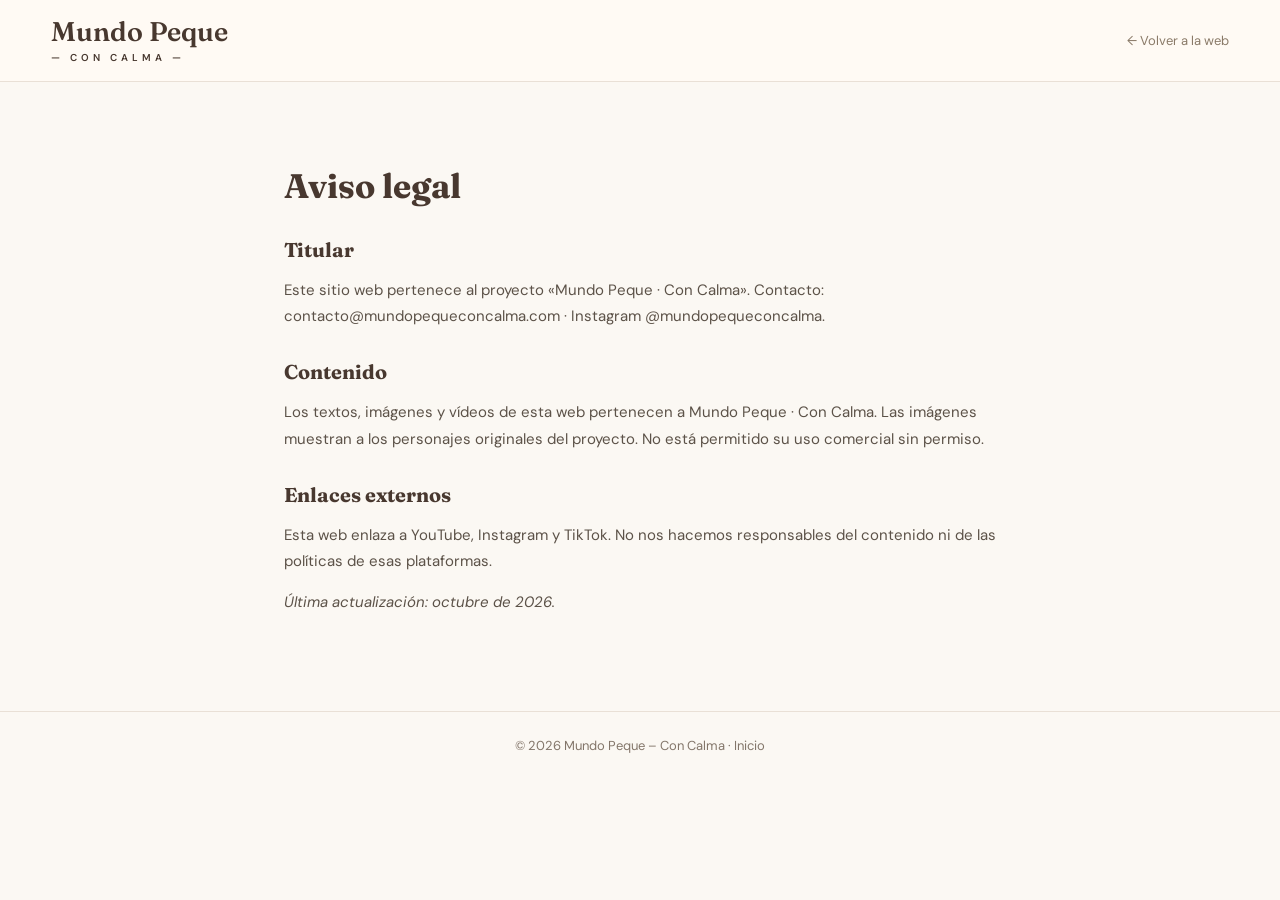
<file: aviso-legal.html>
<!doctype html><html lang="es"><head><meta charset="utf-8"><meta name="viewport" content="width=device-width, initial-scale=1"><title>Aviso legal · Mundo Peque – Con Calma</title><link rel="stylesheet" href="styles.css?v=b7c"></head><body>
<header class="top"><a class="brand" href="index.html"><span>Mundo Peque</span><small>— CON CALMA —</small></a><a class="back-link" href="index.html">← Volver a la web</a></header>
<main class="legal-page">
<h1>Aviso legal</h1>
<h2>Titular</h2>
<p>Este sitio web pertenece al proyecto «Mundo Peque · Con Calma». Contacto: <a href="mailto:contacto@mundopequeconcalma.com">contacto@mundopequeconcalma.com</a> · <a href="https://www.instagram.com/mundopequeconcalma/" target="_blank" rel="noopener">Instagram @mundopequeconcalma</a>.</p>
<h2>Contenido</h2>
<p>Los textos, imágenes y vídeos de esta web pertenecen a Mundo Peque · Con Calma. Las imágenes muestran a los personajes originales del proyecto. No está permitido su uso comercial sin permiso.</p>
<h2>Enlaces externos</h2>
<p>Esta web enlaza a YouTube, Instagram y TikTok. No nos hacemos responsables del contenido ni de las políticas de esas plataformas.</p>
<p><em>Última actualización: octubre de 2026.</em></p>
</main>
<footer>© <span id="year"></span> Mundo Peque – Con Calma · <a href="index.html">Inicio</a></footer>
<script>document.getElementById('year').textContent = new Date().getFullYear();</script>
</body></html>
</file>
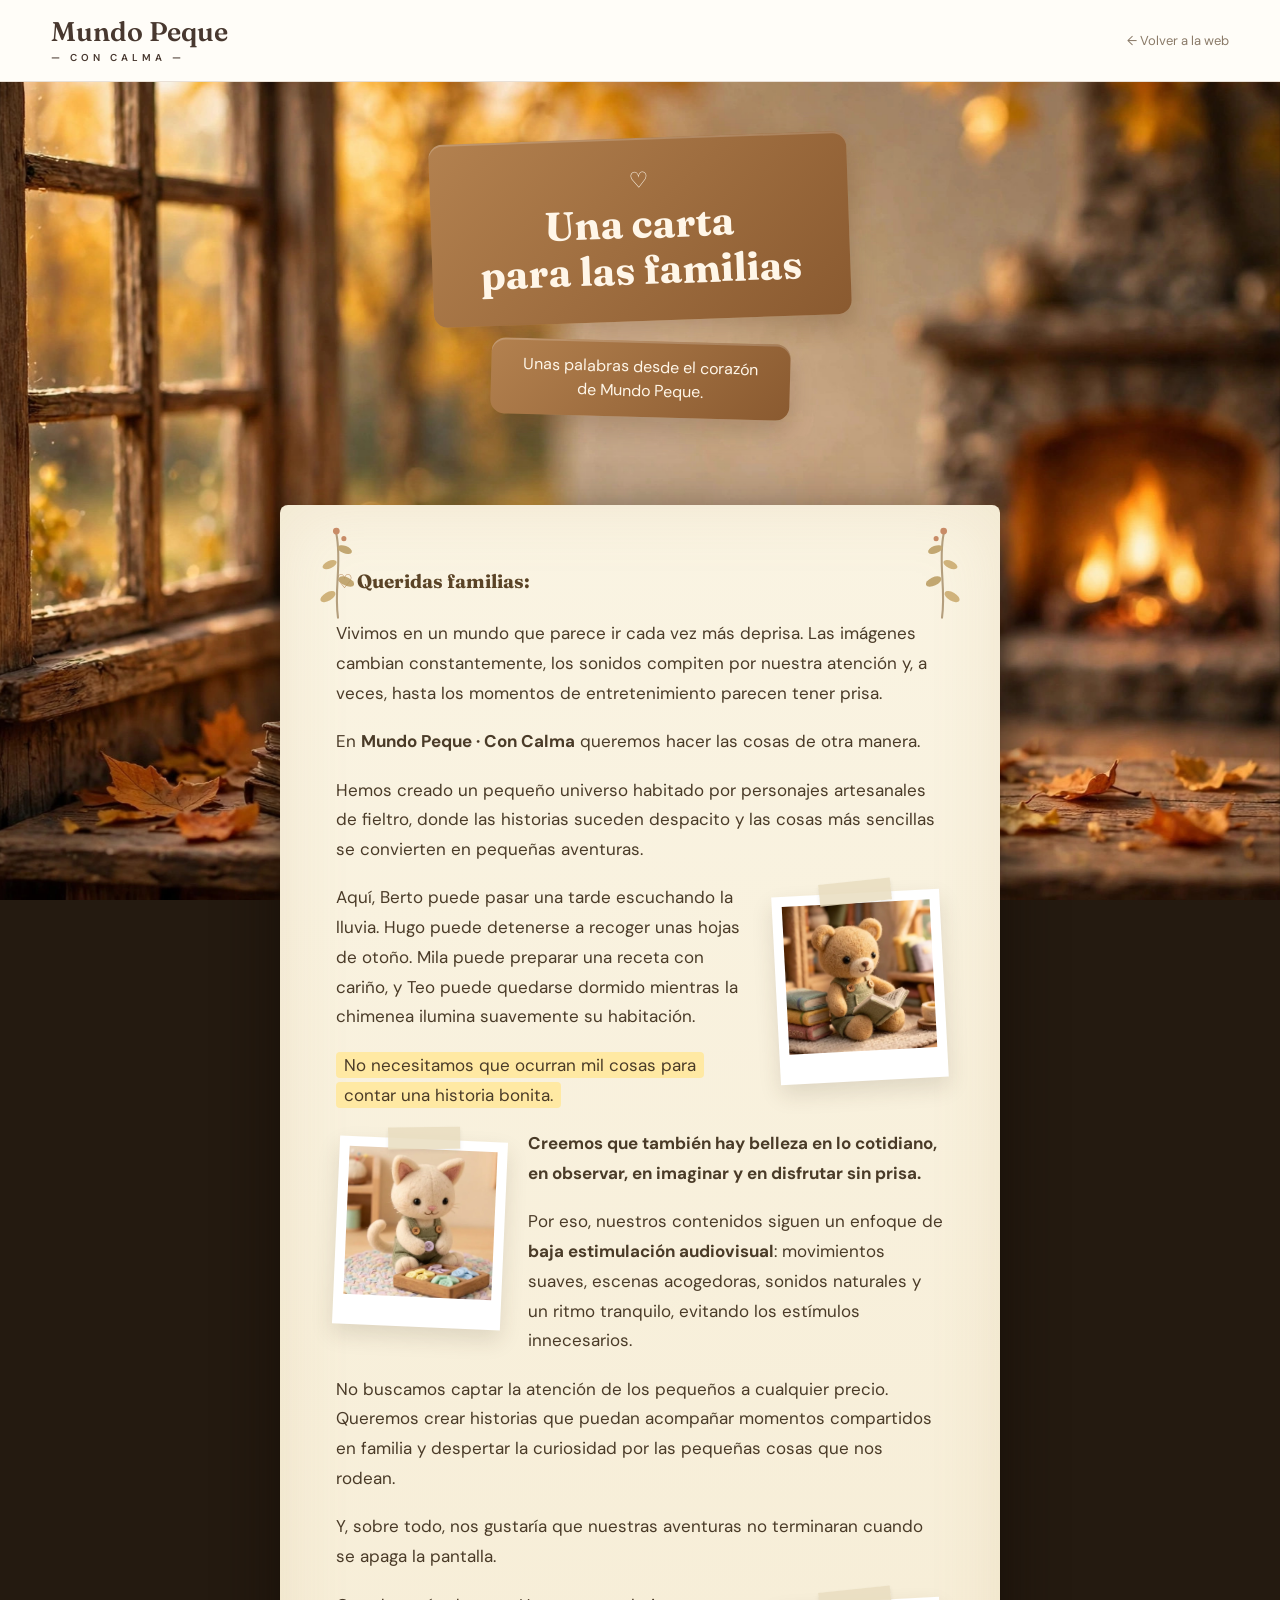
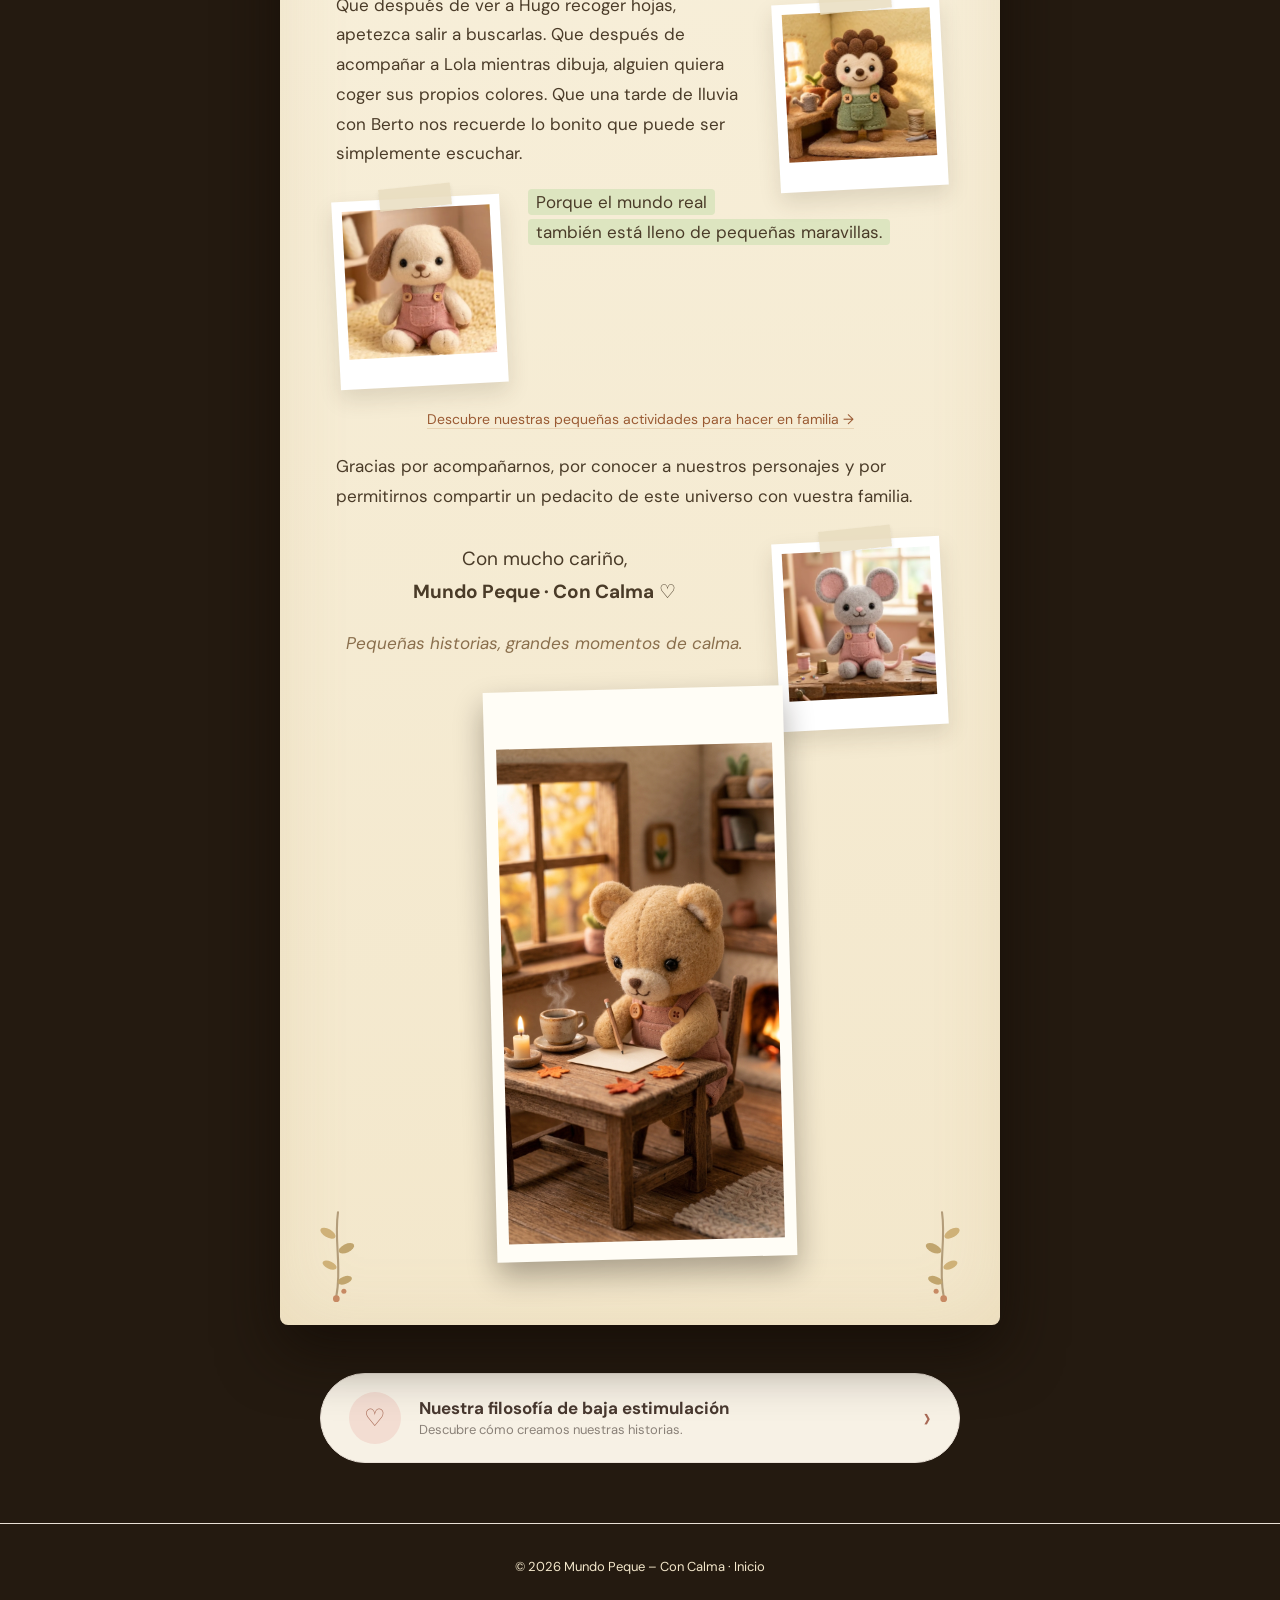
<file: carta.html>
<!doctype html><html lang="es"><head><meta charset="utf-8"><meta name="viewport" content="width=device-width, initial-scale=1"><title>Una carta para las familias · Mundo Peque – Con Calma</title><meta property="og:type" content="website">
<meta property="og:locale" content="es_ES">
<meta property="og:site_name" content="Mundo Peque · Con Calma">
<meta property="og:title" content="Una carta para las familias · Mundo Peque — Con Calma">
<meta property="og:description" content="Unas palabras desde el corazón de Mundo Peque para las familias.">
<meta property="og:url" content="https://mundopequeconcalma.com/carta">
<meta property="og:image" content="https://mundopequeconcalma.com/assets/banner.jpg">
<meta name="twitter:card" content="summary_large_image">
<link rel="stylesheet" href="styles.css?v=b7c"></head><body class="carta-page">
<div class="carta-bg" aria-hidden="true"></div>
<header class="top carta-top"><a class="brand" href="index.html"><span>Mundo Peque</span><small>— CON CALMA —</small></a><a class="back-link" href="index.html">← Volver a la web</a></header>
<div class="carta-hero">
<div class="wood-sign"><span class="wood-heart">♡</span><h1>Una carta<br>para las familias</h1></div><br>
<div class="wood-sign small"><p>Unas palabras desde el corazón<br>de Mundo Peque.</p></div>
</div>
<main class="carta-main-single"><article class="letter-paper">
<svg class="sprig tl" viewBox="0 0 100 120" aria-hidden="true"><path d="M50 115 C 45 80, 55 50, 48 15" stroke="#a8906c" stroke-width="2.5" fill="none" stroke-linecap="round"/><ellipse cx="38" cy="90" rx="10" ry="5" fill="#c9a86a" transform="rotate(-30 38 90)"/><ellipse cx="60" cy="72" rx="10" ry="5" fill="#b99a5e" transform="rotate(25 60 72)"/><ellipse cx="40" cy="52" rx="9" ry="4.5" fill="#c9a86a" transform="rotate(-25 40 52)"/><ellipse cx="58" cy="34" rx="9" ry="4.5" fill="#b99a5e" transform="rotate(20 58 34)"/><circle cx="48" cy="12" r="4" fill="#c07a52"/><circle cx="57" cy="21" r="3" fill="#c07a52"/></svg>
<svg class="sprig tr" viewBox="0 0 100 120" aria-hidden="true"><path d="M50 115 C 45 80, 55 50, 48 15" stroke="#a8906c" stroke-width="2.5" fill="none" stroke-linecap="round"/><ellipse cx="38" cy="90" rx="10" ry="5" fill="#c9a86a" transform="rotate(-30 38 90)"/><ellipse cx="60" cy="72" rx="10" ry="5" fill="#b99a5e" transform="rotate(25 60 72)"/><ellipse cx="40" cy="52" rx="9" ry="4.5" fill="#c9a86a" transform="rotate(-25 40 52)"/><ellipse cx="58" cy="34" rx="9" ry="4.5" fill="#b99a5e" transform="rotate(20 58 34)"/><circle cx="48" cy="12" r="4" fill="#c07a52"/><circle cx="57" cy="21" r="3" fill="#c07a52"/></svg>
<svg class="sprig bl" viewBox="0 0 100 120" aria-hidden="true"><path d="M50 115 C 45 80, 55 50, 48 15" stroke="#a8906c" stroke-width="2.5" fill="none" stroke-linecap="round"/><ellipse cx="38" cy="90" rx="10" ry="5" fill="#c9a86a" transform="rotate(-30 38 90)"/><ellipse cx="60" cy="72" rx="10" ry="5" fill="#b99a5e" transform="rotate(25 60 72)"/><ellipse cx="40" cy="52" rx="9" ry="4.5" fill="#c9a86a" transform="rotate(-25 40 52)"/><ellipse cx="58" cy="34" rx="9" ry="4.5" fill="#b99a5e" transform="rotate(20 58 34)"/><circle cx="48" cy="12" r="4" fill="#c07a52"/><circle cx="57" cy="21" r="3" fill="#c07a52"/></svg>
<svg class="sprig br" viewBox="0 0 100 120" aria-hidden="true"><path d="M50 115 C 45 80, 55 50, 48 15" stroke="#a8906c" stroke-width="2.5" fill="none" stroke-linecap="round"/><ellipse cx="38" cy="90" rx="10" ry="5" fill="#c9a86a" transform="rotate(-30 38 90)"/><ellipse cx="60" cy="72" rx="10" ry="5" fill="#b99a5e" transform="rotate(25 60 72)"/><ellipse cx="40" cy="52" rx="9" ry="4.5" fill="#c9a86a" transform="rotate(-25 40 52)"/><ellipse cx="58" cy="34" rx="9" ry="4.5" fill="#b99a5e" transform="rotate(20 58 34)"/><circle cx="48" cy="12" r="4" fill="#c07a52"/><circle cx="57" cy="21" r="3" fill="#c07a52"/></svg>
<p class="letter-hello"><span class="mini-heart">♡</span> <strong>Queridas familias:</strong></p>
<p>Vivimos en un mundo que parece ir cada vez más deprisa. Las imágenes cambian constantemente, los sonidos compiten por nuestra atención y, a veces, hasta los momentos de entretenimiento parecen tener prisa.</p>
<p>En <strong>Mundo Peque · Con Calma</strong> queremos hacer las cosas de otra manera.</p>
<p>Hemos creado un pequeño universo habitado por personajes artesanales de fieltro, donde las historias suceden despacito y las cosas más sencillas se convierten en pequeñas aventuras.</p>
<figure class="pola pola-float right"><img src="assets/personajes/berto.webp" alt="Berto escuchando la lluvia" loading="lazy"></figure>
<p>Aquí, Berto puede pasar una tarde escuchando la lluvia. Hugo puede detenerse a recoger unas hojas de otoño. Mila puede preparar una receta con cariño, y Teo puede quedarse dormido mientras la chimenea ilumina suavemente su habitación.</p>
<p><mark>No necesitamos que ocurran mil cosas para contar una historia bonita.</mark></p>
<figure class="pola pola-float left"><img src="assets/personajes/teo.webp" alt="Teo junto a la chimenea" loading="lazy"></figure>
<p><strong>Creemos que también hay belleza en lo cotidiano, en observar, en imaginar y en disfrutar sin prisa.</strong></p>
<p>Por eso, nuestros contenidos siguen un enfoque de <strong>baja estimulación audiovisual</strong>: movimientos suaves, escenas acogedoras, sonidos naturales y un ritmo tranquilo, evitando los estímulos innecesarios.</p>
<p>No buscamos captar la atención de los pequeños a cualquier precio. Queremos crear historias que puedan acompañar momentos compartidos en familia y despertar la curiosidad por las pequeñas cosas que nos rodean.</p>
<p>Y, sobre todo, nos gustaría que nuestras aventuras no terminaran cuando se apaga la pantalla.</p>
<figure class="pola pola-float right"><img src="assets/personajes/hugo.webp" alt="Hugo recogiendo hojas" loading="lazy"></figure>
<p>Que después de ver a Hugo recoger hojas, apetezca salir a buscarlas. Que después de acompañar a Lola mientras dibuja, alguien quiera coger sus propios colores. Que una tarde de lluvia con Berto nos recuerde lo bonito que puede ser simplemente escuchar.</p>
<figure class="pola pola-float left"><img src="assets/personajes/lola.webp" alt="Lola dibujando" loading="lazy"></figure>
<p><mark class="green">Porque el mundo real también está lleno de pequeñas maravillas.</mark></p> <p class="carta-cta"><a href="index.html#actividades">Descubre nuestras pequeñas actividades para hacer en familia →</a></p>
<p>Gracias por acompañarnos, por conocer a nuestros personajes y por permitirnos compartir un pedacito de este universo con vuestra familia.</p>
<figure class="pola pola-float right"><img src="assets/personajes/mila.webp" alt="Mila cocinando con cariño" loading="lazy"></figure>
<p class="signature">Con mucho cariño,<br><strong>Mundo Peque · Con Calma</strong> ♡</p>
<p class="motto"><em>Pequeñas historias, grandes momentos de calma.</em></p>
<figure class="carta-illust"><img src="assets/carta-berta.jpg" alt="Berta leyendo la carta junto a la chimenea" loading="lazy"></figure>
</article>
<a class="phil-card" href="index.html#nosotros"><span class="phil-heart">♡</span><span class="phil-text"><strong>Nuestra filosofía de baja estimulación</strong><small>Descubre cómo creamos nuestras historias.</small></span><span class="phil-arrow">›</span></a>
</main>
<footer class="carta-footer">© <span id="year"></span> Mundo Peque – Con Calma · <a href="index.html">Inicio</a></footer>
<script>document.getElementById('year').textContent = new Date().getFullYear();</script>
</body></html>
</file>
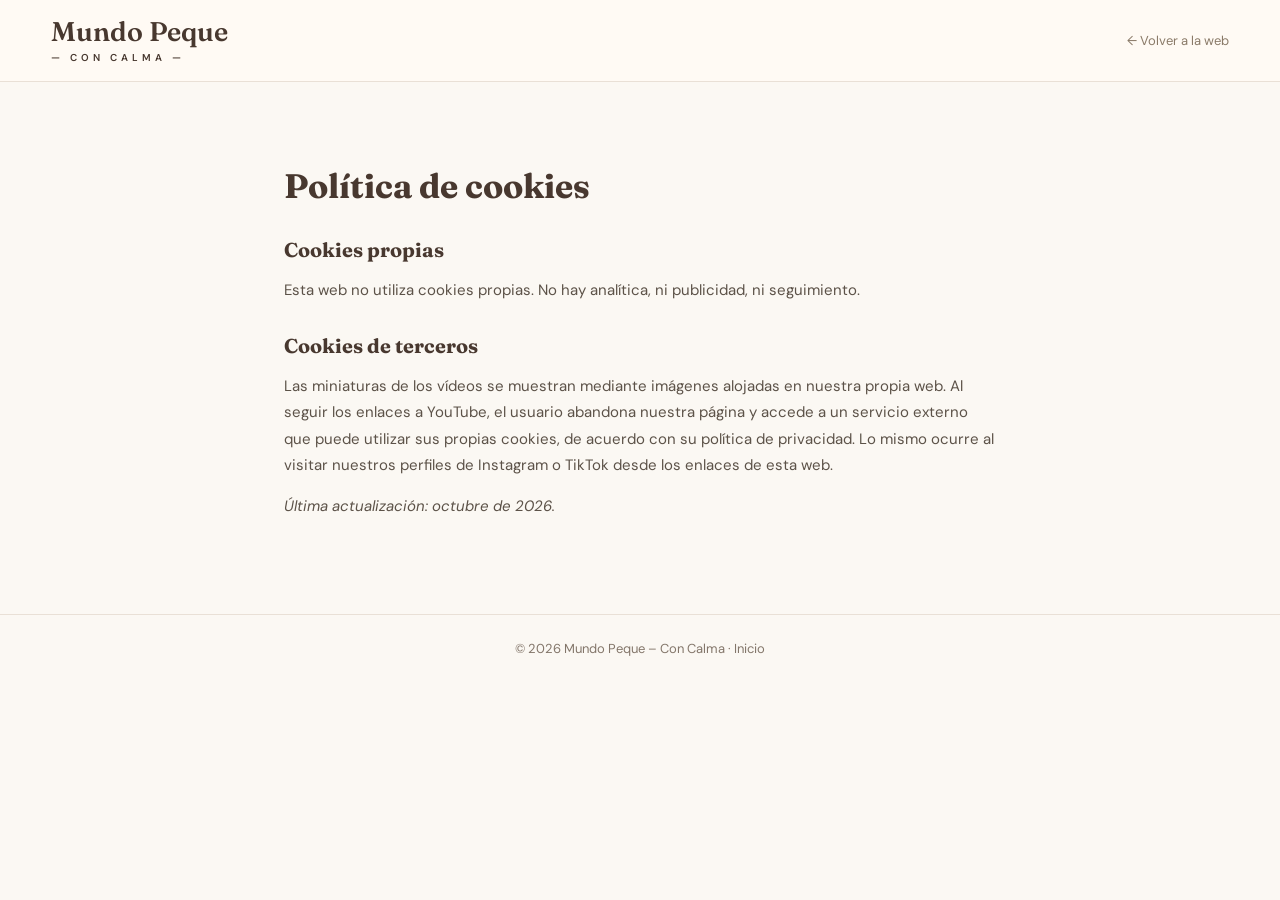
<file: cookies.html>
<!doctype html><html lang="es"><head><meta charset="utf-8"><meta name="viewport" content="width=device-width, initial-scale=1"><title>Política de cookies · Mundo Peque – Con Calma</title><link rel="stylesheet" href="styles.css?v=b7c"></head><body>
<header class="top"><a class="brand" href="index.html"><span>Mundo Peque</span><small>— CON CALMA —</small></a><a class="back-link" href="index.html">← Volver a la web</a></header>
<main class="legal-page">
<h1>Política de cookies</h1>
<h2>Cookies propias</h2>
<p>Esta web no utiliza cookies propias. No hay analítica, ni publicidad, ni seguimiento.</p>
<h2>Cookies de terceros</h2>
<p>Las miniaturas de los vídeos se muestran mediante imágenes alojadas en nuestra propia web. Al seguir los enlaces a YouTube, el usuario abandona nuestra página y accede a un servicio externo que puede utilizar sus propias cookies, de acuerdo con su política de privacidad. Lo mismo ocurre al visitar nuestros perfiles de Instagram o TikTok desde los enlaces de esta web.</p>
<p><em>Última actualización: octubre de 2026.</em></p>
</main>
<footer>© <span id="year"></span> Mundo Peque – Con Calma · <a href="index.html">Inicio</a></footer>
<script>document.getElementById('year').textContent = new Date().getFullYear();</script>
</body></html>
</file>
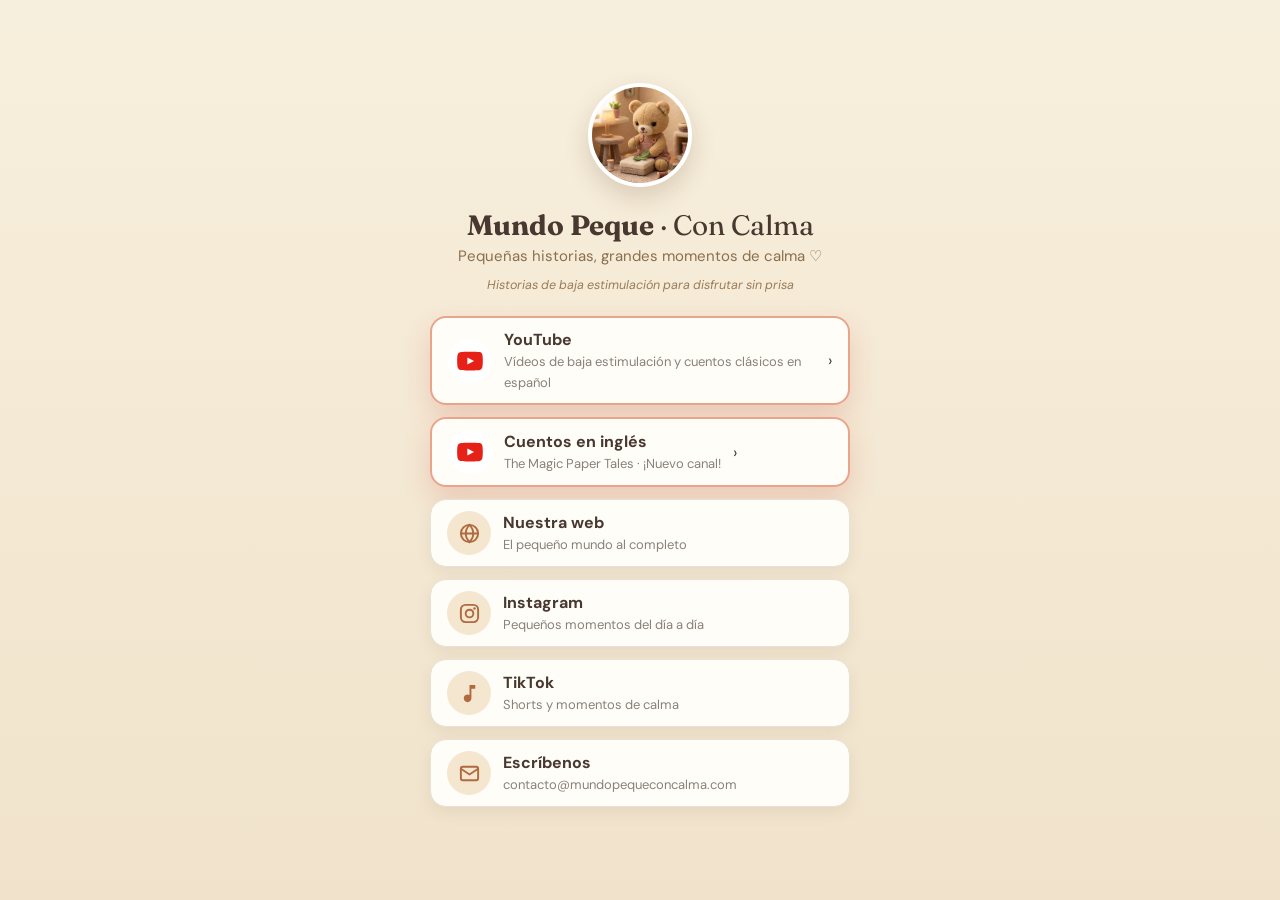
<file: links.html>
<!doctype html><html lang="es"><head><meta charset="utf-8"><meta name="viewport" content="width=device-width, initial-scale=1"><title>Mundo Peque · Con Calma — Enlaces</title><meta property="og:type" content="website">
<meta property="og:locale" content="es_ES">
<meta property="og:site_name" content="Mundo Peque · Con Calma">
<meta property="og:title" content="Mundo Peque · Con Calma — Enlaces">
<meta property="og:description" content="Todos nuestros enlaces: YouTube, web, Instagram, TikTok y contacto.">
<meta property="og:url" content="https://mundopequeconcalma.com/links">
<meta property="og:image" content="https://mundopequeconcalma.com/assets/banner.jpg">
<meta name="twitter:card" content="summary_large_image">
<link rel="stylesheet" href="styles.css?v=b8a"></head><body class="links-page">
<main class="links-card">
<img class="links-avatar" src="assets/personajes/berta.webp" alt="Berta, de Mundo Peque">
<h1>Mundo Peque <span>· Con Calma</span></h1>
<p class="links-motto">Pequeñas historias, grandes momentos de calma ♡</p>
<p class="links-filo">Historias de baja estimulación para disfrutar sin prisa</p>
<nav class="links-list">
<a class="link-row link-yt" href="https://www.youtube.com/@mundopequeconcalma" target="_blank" rel="noopener">
<span class="ico"><svg viewBox="0 0 24 24" aria-hidden="true"><path fill="#e62117" d="M23 12s0-3.85-.46-5.58a2.9 2.9 0 0 0-2.04-2.04C18.75 4 12 4 12 4s-6.75 0-8.5.42A2.9 2.9 0 0 0 1.46 6.46C1 8.15 1 12 1 12s0 3.85.46 5.58a2.9 2.9 0 0 0 2.04 2.04c1.75.42 8.5.42 8.5.42s6.75 0 8.5-.42a2.9 2.9 0 0 0 2.04-2.04C23 15.85 23 12 23 12Z"/><path fill="#fff" d="M9.75 15.02V8.98L15.5 12l-5.75 3.02Z"/></svg></span>
<span class="txt"><strong>YouTube</strong><small>Vídeos de baja estimulación y cuentos clásicos en español</small></span>
<span class="go">›</span>
</a>
<a class="link-row link-yt" href="https://www.youtube.com/@themagicpapertales" target="_blank" rel="noopener">
<span class="ico"><svg viewBox="0 0 24 24" aria-hidden="true"><path fill="#e62117" d="M23 12s0-3.85-.46-5.58a2.9 2.9 0 0 0-2.04-2.04C18.75 4 12 4 12 4s-6.75 0-8.5.42A2.9 2.9 0 0 0 1.46 6.46C1 8.15 1 12 1 12s0 3.85.46 5.58a2.9 2.9 0 0 0 2.04 2.04c1.75.42 8.5.42 8.5.42s6.75 0 8.5-.42a2.9 2.9 0 0 0 2.04-2.04C23 15.85 23 12 23 12Z"/><path fill="#fff" d="M9.75 15.02V8.98L15.5 12l-5.75 3.02Z"/></svg></span>
<span class="txt"><strong>Cuentos en inglés</strong><small>The Magic Paper Tales · ¡Nuevo canal!</small></span>
<span class="go">›</span>
</a>
<a class="link-row" href="index.html">
<span class="ico"><svg viewBox="0 0 24 24" fill="none" stroke="#b06a3f" stroke-width="2" aria-hidden="true"><circle cx="12" cy="12" r="9"/><path d="M3 12h18M12 3c2.5 2.6 3.9 5.7 3.9 9s-1.4 6.4-3.9 9c-2.5-2.6-3.9-5.7-3.9-9S9.5 5.6 12 3Z"/></svg></span>
<span class="txt"><strong>Nuestra web</strong><small>El pequeño mundo al completo</small></span>
</a>
<a class="link-row" href="https://www.instagram.com/mundopequeconcalma/" target="_blank" rel="noopener">
<span class="ico"><svg viewBox="0 0 24 24" fill="none" stroke="#b06a3f" stroke-width="2" aria-hidden="true"><rect x="3" y="3" width="18" height="18" rx="5"/><circle cx="12" cy="12" r="4"/><circle cx="17.2" cy="6.8" r="1.3" fill="#b06a3f" stroke="none"/></svg></span>
<span class="txt"><strong>Instagram</strong><small>Pequeños momentos del día a día</small></span>
</a>
<a class="link-row" href="https://www.tiktok.com/@mundopequeconcalma" target="_blank" rel="noopener">
<span class="ico"><svg viewBox="0 0 24 24" fill="#b06a3f" aria-hidden="true"><path d="M12 3v10.55c-.59-.34-1.27-.55-2-.55-2.21 0-4 1.79-4 4s1.79 4 4 4 4-1.79 4-4V7h4V3h-6z"/></svg></span>
<span class="txt"><strong>TikTok</strong><small>Shorts y momentos de calma</small></span>
</a>
<a class="link-row" href="mailto:contacto@mundopequeconcalma.com">
<span class="ico"><svg viewBox="0 0 24 24" fill="none" stroke="#b06a3f" stroke-width="2" aria-hidden="true"><rect x="3" y="5" width="18" height="14" rx="2"/><path d="m3 7 9 6 9-6"/></svg></span>
<span class="txt"><strong>Escríbenos</strong><small>contacto@mundopequeconcalma.com</small></span>
</a>
</nav>
</main>
</body></html>
</file>
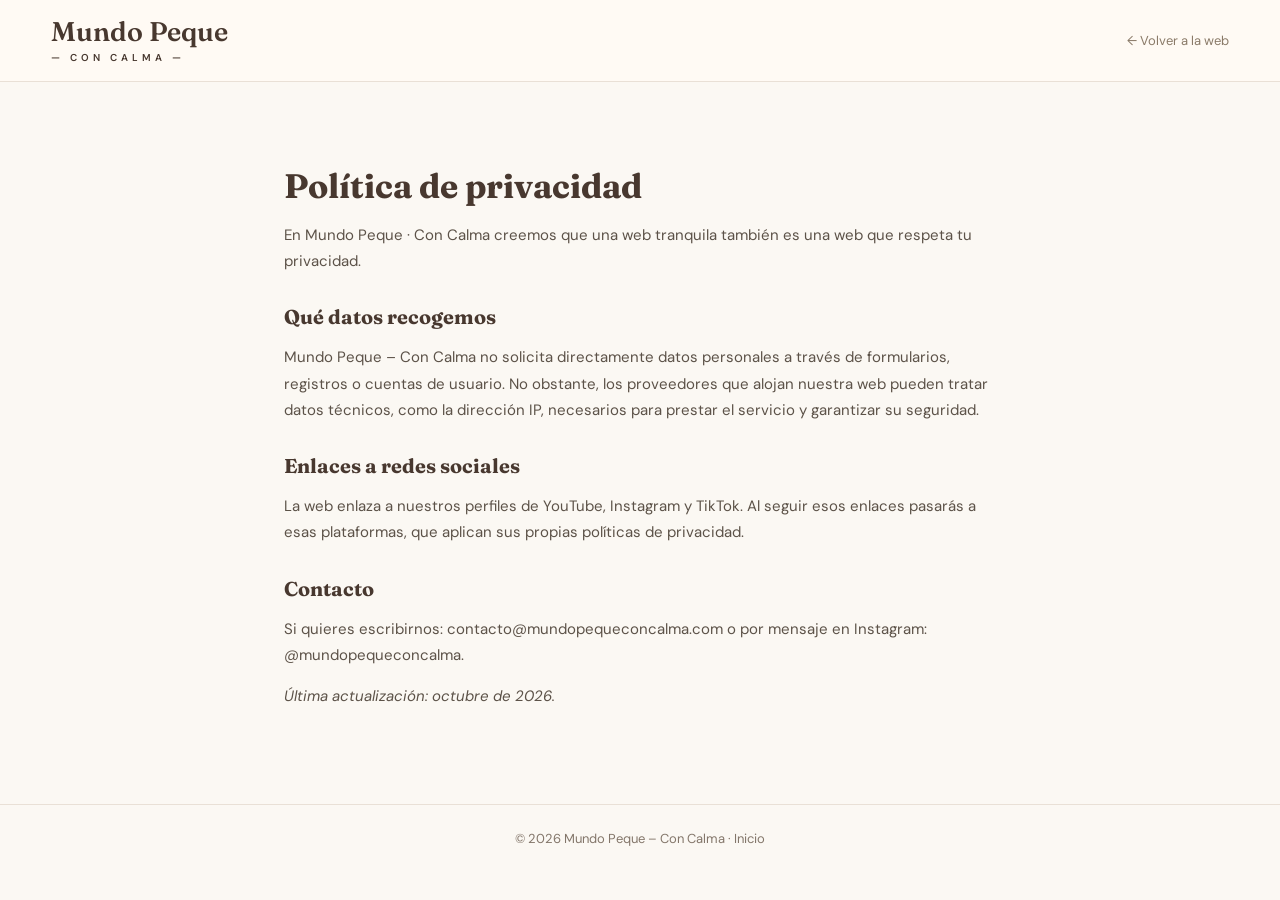
<file: privacidad.html>
<!doctype html><html lang="es"><head><meta charset="utf-8"><meta name="viewport" content="width=device-width, initial-scale=1"><title>Política de privacidad · Mundo Peque – Con Calma</title><link rel="stylesheet" href="styles.css?v=b7c"></head><body>
<header class="top"><a class="brand" href="index.html"><span>Mundo Peque</span><small>— CON CALMA —</small></a><a class="back-link" href="index.html">← Volver a la web</a></header>
<main class="legal-page">
<h1>Política de privacidad</h1>
<p>En Mundo Peque · Con Calma creemos que una web tranquila también es una web que respeta tu privacidad.</p>
<h2>Qué datos recogemos</h2>
<p>Mundo Peque – Con Calma no solicita directamente datos personales a través de formularios, registros o cuentas de usuario. No obstante, los proveedores que alojan nuestra web pueden tratar datos técnicos, como la dirección IP, necesarios para prestar el servicio y garantizar su seguridad.</p>
<h2>Enlaces a redes sociales</h2>
<p>La web enlaza a nuestros perfiles de YouTube, Instagram y TikTok. Al seguir esos enlaces pasarás a esas plataformas, que aplican sus propias políticas de privacidad.</p>
<h2>Contacto</h2>
<p>Si quieres escribirnos: <a href="mailto:contacto@mundopequeconcalma.com">contacto@mundopequeconcalma.com</a> o por mensaje en Instagram: <a href="https://www.instagram.com/mundopequeconcalma/" target="_blank" rel="noopener">@mundopequeconcalma</a>.</p>
<p><em>Última actualización: octubre de 2026.</em></p>
</main>
<footer>© <span id="year"></span> Mundo Peque – Con Calma · <a href="index.html">Inicio</a></footer>
<script>document.getElementById('year').textContent = new Date().getFullYear();</script>
</body></html>
</file>
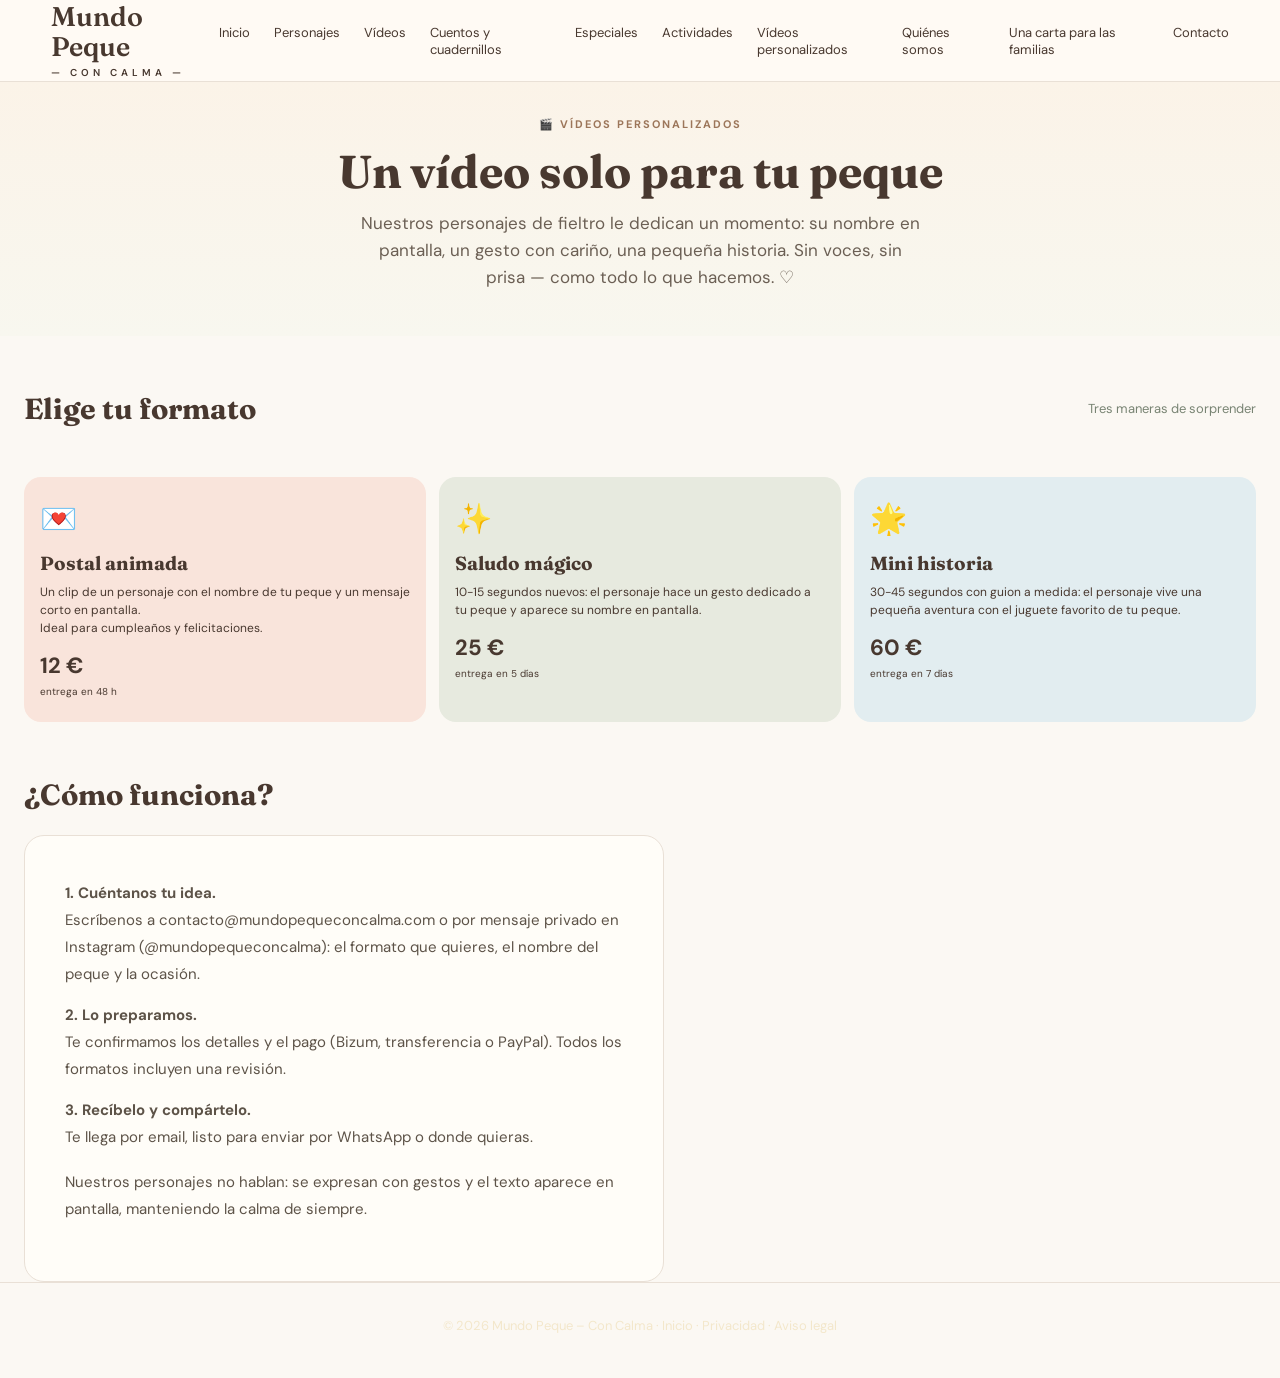
<file: videos-personalizados.html>
<!doctype html><html lang="es"><head><meta charset="utf-8"><meta name="viewport" content="width=device-width, initial-scale=1"><title>Vídeos personalizados · Mundo Peque – Con Calma</title><meta name="description" content="Un vídeo único con tu peque como protagonista: nuestros personajes de fieltro le dedican un saludo, un cumpleaños o una pequeña historia."><meta property="og:type" content="website">
<meta property="og:locale" content="es_ES">
<meta property="og:site_name" content="Mundo Peque · Con Calma">
<meta property="og:title" content="Vídeos personalizados · Mundo Peque — Con Calma">
<meta property="og:description" content="Nuestros personajes dedican un vídeo a tu peque: su nombre en pantalla, un gesto con cariño, una pequeña historia.">
<meta property="og:url" content="https://mundopequeconcalma.com/videos-personalizados">
<meta property="og:image" content="https://mundopequeconcalma.com/assets/banner.jpg">
<meta name="twitter:card" content="summary_large_image">
<link rel="stylesheet" href="styles.css?v=b5k"></head><body>
<a class="skip-link" href="#contenido">Saltar al contenido</a>
<header class="top"><a class="brand" href="index.html"><span>Mundo Peque</span><small>— CON CALMA —</small></a><button class="menu" aria-label="Abrir menú" aria-expanded="false">☰</button><nav id="nav"><div class="nav-group"><span class="nav-group-title">Descubre Mundo Peque</span><a href="index.html#inicio">Inicio</a><a href="index.html#personajes">Personajes</a><a href="index.html#videos">Vídeos</a><a href="index.html#cuentos">Cuentos y cuadernillos</a></div><div class="nav-group"><span class="nav-group-title">Disfruta con nosotros</span><a href="index.html#especiales">Especiales</a><a href="index.html#actividades">Actividades</a><a href="videos-personalizados.html">Vídeos personalizados</a></div><div class="nav-group"><span class="nav-group-title">Conócenos</span><a href="index.html#nosotros">Quiénes somos</a><a href="carta.html">Una carta para las familias</a><a href="index.html#contacto">Contacto</a></div></nav></header>
<main id="contenido" tabindex="-1">
<section class="hero-banner"><div class="hero-banner-copy"><span class="eyebrow">🎬 Vídeos personalizados</span><h1>Un vídeo solo para tu peque</h1><p>Nuestros personajes de fieltro le dedican un momento: su nombre en pantalla, un gesto con cariño, una pequeña historia. Sin voces, sin prisa — como todo lo que hacemos. ♡</p></div></section>

<section class="wrap section" id="formatos">
<div class="section-head"><h2>Elige tu formato</h2><span>Tres maneras de sorprender</span></div>
<div class="categories" style="grid-template-columns:repeat(3,1fr)">
<article class="cat peach">
<span>💌</span>
<h3>Postal animada</h3>
<p>Un clip de un personaje con el nombre de tu peque y un mensaje corto en pantalla.</p>
<p>Ideal para cumpleaños y felicitaciones.</p>
<p style="margin-top:12px"><strong style="font-size:22px">12 €</strong><br><small>entrega en 48 h</small></p>
</article>
<article class="cat sage">
<span>✨</span>
<h3>Saludo mágico</h3>
<p>10-15 segundos nuevos: el personaje hace un gesto dedicado a tu peque y aparece su nombre en pantalla.</p>
<p style="margin-top:12px"><strong style="font-size:22px">25 €</strong><br><small>entrega en 5 días</small></p>
</article>
<article class="cat blue">
<span>🌟</span>
<h3>Mini historia</h3>
<p>30-45 segundos con guion a medida: el personaje vive una pequeña aventura con el juguete favorito de tu peque.</p>
<p style="margin-top:12px"><strong style="font-size:22px">60 €</strong><br><small>entrega en 7 días</small></p>
</article>
</div>
</section>

<section class="wrap section" id="como-funciona">
<div class="section-head"><h2>¿Cómo funciona?</h2></div>
<div class="letter" style="max-width:640px">
<p><strong>1. Cuéntanos tu idea.</strong><br>Escríbenos a <a href="mailto:contacto@mundopequeconcalma.com">contacto@mundopequeconcalma.com</a> o por mensaje privado en Instagram (<a href="https://www.instagram.com/mundopequeconcalma" target="_blank" rel="noopener">@mundopequeconcalma</a>): el formato que quieres, el nombre del peque y la ocasión.</p>
<p><strong>2. Lo preparamos.</strong><br>Te confirmamos los detalles y el pago (Bizum, transferencia o PayPal). Todos los formatos incluyen una revisión.</p>
<p><strong>3. Recíbelo y compártelo.</strong><br>Te llega por email, listo para enviar por WhatsApp o donde quieras.</p>
<p class="hint" style="margin-top:18px">Nuestros personajes no hablan: se expresan con gestos y el texto aparece en pantalla, manteniendo la calma de siempre.</p>
</div>
</section>
</main>
<footer class="carta-footer">© <span id="year"></span> Mundo Peque – Con Calma · <a href="index.html">Inicio</a> · <a href="privacidad.html">Privacidad</a> · <a href="aviso-legal.html">Aviso legal</a></footer>
<script>document.getElementById('year').textContent = new Date().getFullYear();document.querySelector('.menu').addEventListener('click',function(){var n=document.getElementById('nav');var o=n.classList.toggle('open');this.setAttribute('aria-expanded',o);});</script>
</body></html>
</file>
<file: styles.css>
@import url('https://fonts.googleapis.com/css2?family=DM+Sans:wght@400;500;600;700&family=Fraunces:opsz,wght@9..144,400;9..144,600&display=swap');
:root{--ink:#48382f;--cream:#fbf8f3;--sage:#657d69;--line:#e9e0d6}*{box-sizing:border-box}html{scroll-behavior:smooth}body{margin:0;background:var(--cream);color:var(--ink);font-family:'DM Sans',sans-serif}h1,h2,h3,.brand{font-family:'Fraunces',Georgia,serif}a{color:inherit;text-decoration:none}.top{height:82px;background:#fffaf4;display:flex;align-items:center;justify-content:space-between;padding:0 max(4%,calc((100vw - 1320px)/2));border-bottom:1px solid var(--line);position:sticky;top:0;z-index:5}.brand{display:flex;flex-direction:column;font-size:27px;line-height:1.1;font-weight:600}.brand small{font:600 10px 'DM Sans',sans-serif;letter-spacing:4px;margin-top:5px}.top nav{display:flex;gap:24px;font-size:13px}.top nav a:hover,.social a:hover{color:#a86955}.menu{display:none}.eyebrow{letter-spacing:2px;font-size:11px;color:#9c765a;font-weight:700}.btn{display:inline-block;background:var(--sage);color:white;padding:15px 23px;border-radius:40px;font-size:14px;margin-top:16px}.wrap{max-width:1320px;margin:auto;padding-left:24px;padding-right:24px}.categories{display:grid;grid-template-columns:repeat(6,1fr);gap:13px;padding-top:28px}.cat{padding:22px 16px;min-height:165px;border-radius:17px;transition:transform .2s}.cat:hover{transform:translateY(-4px)}.cat span{font-size:30px}.cat h3{font-size:19px;margin:13px 0 8px}.cat p{font-size:12px;line-height:1.5;margin:0}.peach{background:#f9e4db}.sage{background:#e7eadf}.pink{background:#f9e4e3}.sand{background:#f5e9d7}.blue{background:#e2edf0}.section{padding-top:55px}.section-head{display:flex;align-items:center;justify-content:space-between;gap:15px;margin-bottom:23px}.section-head h2{font-size:29px;margin:0}.section-head span{color:#788473;font-size:13px}.characters{display:grid;grid-template-columns:repeat(11,minmax(0,1fr));gap:15px}.person{text-align:center;font-size:13px}.portrait{aspect-ratio:1;border-radius:50%;overflow:hidden;background:#eee4d9;margin-bottom:9px;display:flex;align-items:center;justify-content:center}.portrait img{width:100%;height:100%;object-fit:cover}.missing{font-size:12px;color:#776d61;padding:12px;text-align:center;line-height:1.4}.videos{display:grid;grid-template-columns:repeat(3,1fr);gap:19px}.videos article{background:#fff;border:1px solid var(--line);border-radius:16px;overflow:hidden}.thumb{height:230px;background:#e9ded3}.thumb img{height:100%;width:100%;object-fit:cover}.videos h3{margin:17px 18px 5px;font-size:21px}.videos p{margin:0 18px 20px;font-size:13px;color:#766c60}.hint{font-size:12px;color:#8a8178}.seasonal{margin-top:60px;display:grid;grid-template-columns:60% 40%;background:#553e3b;color:#fff6ed;border-radius:23px;overflow:hidden;padding:0}.seasonal>div:first-child{padding:50px}.seasonal h2{font-size:38px;margin:12px 0}.seasonal p{line-height:1.6;max-width:480px}.season-image{height:310px;background:#806d65}.season-image img{width:100%;height:100%;object-fit:cover}.tag{display:inline-block;background:#f1e1cd;color:#61473b;border-radius:25px;padding:10px 18px;font-size:13px;margin-top:12px}.social{display:flex;gap:14px;flex-wrap:wrap;font-size:13px;font-weight:700}footer{text-align:center;padding:25px;border-top:1px solid var(--line);font-size:13px;color:#83766a}@media(max-width:1000px){.top nav{gap:12px}.characters{grid-template-columns:repeat(6,1fr)}.categories{grid-template-columns:repeat(3,1fr)}}@media(max-width:700px){.top{height:64px}.brand{font-size:23px}.menu{display:block;border:0;background:transparent;font-size:24px}.top nav{display:none;position:absolute;top:64px;left:0;right:0;background:#fffaf4;padding:24px;flex-direction:column;box-shadow:0 12px 20px #0001}.top nav.open{display:flex}.categories{grid-template-columns:repeat(2,1fr)}.cat{min-height:140px}.characters{grid-template-columns:repeat(3,1fr)}.section-head{align-items:flex-start;flex-direction:column}.videos,.seasonal{grid-template-columns:1fr}.seasonal{margin-left:24px;margin-right:24px}.seasonal>div:first-child{padding:30px}.season-image{height:270px}.thumb{height:260px}}

.video-link{display:inline-block;margin:0 18px 20px;padding:10px 15px;background:#e7eadf;border-radius:25px;color:#3e5844;font-size:13px;font-weight:700}.video-link:hover{background:#cbd8c6}
.group-title{font-family:'Fraunces',Georgia,serif;font-size:23px;margin:38px 0 18px;color:var(--ink)}
.group-title:first-of-type{margin-top:6px}
.series-block{margin-bottom:46px}
.series-head{display:flex;align-items:baseline;justify-content:space-between;gap:12px}
.series-head .group-title{margin:0}
.series-head .more{font-size:13px;font-weight:700;color:var(--sage);white-space:nowrap}
.series-head .more:hover{color:#a86955}
.sub-label{font-size:11px;letter-spacing:2px;font-weight:700;color:#9c765a;margin:20px 0 12px}
.season-links{display:flex;flex-direction:column;gap:9px;margin-top:18px}
.season-links a{color:#f6e3cb;font-size:14px;text-decoration:underline;text-underline-offset:3px;text-decoration-color:#a98a76}
.season-links a:hover{color:#fff}
.hint a{text-decoration:underline;text-underline-offset:2px}
.mail{margin:14px 0 0;font-size:14px;font-weight:700}
.mail a{text-decoration:underline;text-underline-offset:3px}
.mail a:hover{color:#a86955}
footer nav.legal{margin-top:10px;font-size:12px}
footer nav.legal a:hover{color:#a86955}
.legal-page{max-width:760px;margin:auto;padding:60px 24px 80px}
.legal-page h1{font-size:34px;margin-bottom:8px}
.legal-page h2{font-size:20px;margin:30px 0 10px}
.legal-page p,.legal-page li{font-size:15px;line-height:1.75;color:#5c5248}
.legal-page ul{padding-left:20px}
.person{cursor:pointer;transition:transform .2s}
.person:hover{transform:translateY(-4px)}
.person:focus-visible{outline:2px solid var(--sage);outline-offset:4px;border-radius:12px}
.sheet-backdrop{position:fixed;inset:0;background:#3a2c25b3;z-index:40;opacity:0;transition:opacity .3s}
.sheet-backdrop.show{opacity:1}
.sheet{position:fixed;z-index:41;left:50%;bottom:24px;transform:translate(-50%,24px);width:min(580px,calc(100vw - 32px));max-height:84vh;overflow-y:auto;background:var(--cream);border-radius:24px;padding:28px;box-shadow:0 24px 60px #3a2c2544;opacity:0;transition:opacity .3s,transform .3s}
.sheet.show{opacity:1;transform:translate(-50%,0)}
.sheet-close{position:absolute;top:14px;right:16px;border:0;background:#efe6d8;width:38px;height:38px;border-radius:50%;font-size:22px;cursor:pointer;color:var(--ink);line-height:1}
.sheet-head{display:flex;align-items:center;gap:18px}
.sheet-portrait{width:96px;height:96px;border-radius:50%;overflow:hidden;background:#eee4d9;flex:none}
.sheet-portrait img{width:100%;height:100%;object-fit:cover}
.sheet-head h2{margin:0;font-size:32px}
.sheet-title{font-size:13px;letter-spacing:2px;text-transform:uppercase;color:#9c765a;margin:24px 0 12px}
.sheet-videos{display:grid;gap:12px}
.sheet-video{display:flex;gap:14px;align-items:center;background:#fff;border:1px solid var(--line);border-radius:16px;padding:10px 14px 10px 10px}
.sv-thumb{width:84px;height:60px;border-radius:10px;object-fit:cover;flex:none;background:#e9ded3}
.sv-play{width:84px;height:60px;border-radius:10px;flex:none;background:#f1e1cd;display:flex;align-items:center;justify-content:center;font-size:20px;color:#9c765a}
.sheet-video div{flex:1;min-width:0}
.sheet-video strong{display:block;font-size:15px;margin-bottom:4px}
.sheet-video span{font-size:12px;color:#8a8178}
.sheet-video a{font-size:13px;font-weight:700;white-space:nowrap}
.sheet-empty{font-size:14px;color:#8a8178;background:#fff;border:1px dashed var(--line);border-radius:16px;padding:18px;text-align:center;line-height:1.7}
@media(max-width:700px){.sheet{left:0;right:0;bottom:0;width:100%;border-radius:24px 24px 0 0;transform:translateY(24px);max-height:88vh}.sheet.show{transform:translateY(0)}}
.sheet{padding:0;width:min(760px,calc(100vw - 32px))}
.sheet-card{display:grid;grid-template-columns:44% 56%;border-bottom:1px solid var(--line)}
.sheet-media{min-height:320px;background:#eee4d9}
.sheet-media img{width:100%;height:100%;object-fit:cover;display:block}
.sheet-body{padding:34px 30px;align-self:center}
.sheet-body .eyebrow{text-transform:uppercase}
.sheet-body h2{font-size:38px;margin:10px 0 12px}
.sheet-desc{font-size:15px;line-height:1.7;color:#6b5f54;margin:0 0 20px}
.sheet .sheet-title,.sheet .sheet-videos{margin-left:28px;margin-right:28px}
.sheet .sheet-walls{margin:0 28px 28px}
@media(max-width:700px){.sheet-card{grid-template-columns:1fr}.sheet-media{min-height:0;height:230px}.sheet-body{padding:24px}.sheet .sheet-title,.sheet .sheet-videos{margin-left:20px;margin-right:20px}.sheet .sheet-walls{margin:0 20px 20px}}
.hero-banner{display:block;background:#f8f0e5}
.hero-banner-image{line-height:0;background:#f8f0e5}
.hero-banner-image img{display:block;width:100%;height:auto}
.hero-banner-copy{padding:30px 24px 44px;text-align:center;background:linear-gradient(180deg,#fbf3e8,#f8f7ef)}
.hero-banner-copy .eyebrow{text-transform:uppercase}
.hero-banner-copy h1{font-family:'Fraunces',Georgia,serif;font-size:clamp(28px,3.6vw,48px);line-height:1.15;margin:12px auto;max-width:820px}
.hero-banner-copy p{font-size:17px;color:#6b5f54;max-width:560px;margin:0 auto;line-height:1.6}
.hero-actions{display:flex;gap:16px;justify-content:center;align-items:center;flex-wrap:wrap;margin-top:22px}
.hero-actions .btn{margin-top:0}
.hero-secondary{font-size:14px;font-weight:700;color:#657d69}
.hero-secondary:hover{color:#a86955}
.demo{margin:20px 0;padding:20px;background:#fffdf8;border:1px dashed #d9c9b4;border-radius:16px}
.demo-title{font-weight:700;font-size:15px;margin:0 0 14px}
.demo-pages{display:grid;grid-template-columns:repeat(3,1fr);gap:12px;margin-bottom:18px}
.demo-pages img{width:100%;border-radius:10px;border:1px solid var(--line);background:#fff;display:block}
.demo .btn{margin-top:0}
@media(max-width:700px){.demo-pages{gap:8px}}
.video-toolbar{display:grid;gap:12px;margin-bottom:6px}
#videoSearch{padding:13px 18px;border:1px solid var(--line);border-radius:30px;font:inherit;font-size:15px;background:#fff;max-width:480px;width:100%}
#videoSearch:focus{outline:2px solid var(--sage);outline-offset:2px}
.pills{display:flex;gap:8px;flex-wrap:wrap}
.pills button{border:1px solid var(--line);background:#fff;border-radius:25px;padding:9px 16px;font:inherit;font-size:13px;cursor:pointer;color:var(--ink)}
.pills button:hover{border-color:var(--sage)}
.pills button.active{background:var(--sage);color:#fff;border-color:var(--sage)}
#videoCount{margin:0 0 18px;min-height:18px}
.demo-wrap{max-width:720px;background:#f4e9dc;border-radius:22px;padding:36px}.demo-wrap>p{font-size:14px;line-height:1.7;margin:0 0 6px}.about-mini{max-width:620px;margin:64px auto 8px;text-align:center}.about-mini h2{font-size:23px;margin:0 0 12px}.about-mini p{font-size:14px;line-height:1.7;color:#6d6156;margin:0 0 10px}.contact-card{max-width:720px;margin:0 auto;background:#f8e4df;border-radius:22px;padding:36px;text-align:center}.contact-card .social{justify-content:center}.contact-card p{font-size:14px;line-height:1.7}#contacto{margin-bottom:65px}@media(max-width:700px){.demo-wrap,.contact-card{padding:26px}}.philosophy{max-width:860px;margin:48px auto 8px;text-align:center;background:#fff;border:1px solid var(--line);border-radius:22px;padding:44px 36px}.philosophy h2{font-size:30px;margin:12px 0 16px}.philosophy p{font-size:15px;line-height:1.75;color:#5d5348;max-width:640px;margin:0 auto 12px}.philosophy .closing{margin-top:18px}.section-intro{font-size:15px;line-height:1.7;color:#5d5348;max-width:680px;margin:0 0 22px}.pillars{display:grid;grid-template-columns:repeat(2,1fr);gap:16px}.pillars article{background:#fff;border:1px solid var(--line);border-radius:18px;padding:26px}.pillar-icon{font-size:28px}.pillars h3{font-size:19px;margin:12px 0 8px}.pillars p{font-size:14px;line-height:1.7;color:#6d6156;margin:0}.series-intro{font-size:13px;color:#8a8178;font-style:italic;margin:2px 0 14px;max-width:640px}@media(max-width:700px){.pillars{grid-template-columns:1fr}.philosophy{padding:32px 24px}.philosophy h2{font-size:25px}}.activities{display:grid;grid-template-columns:repeat(2,1fr);gap:16px}.activity{display:flex;gap:18px;background:#fff;border:1px solid var(--line);border-radius:18px;padding:20px;align-items:flex-start}.activity img{width:84px;height:84px;border-radius:50%;object-fit:cover;flex:none;background:#eee4d9}.activity h3{font-size:19px;margin:2px 0 4px}.activity .with{font-size:11px;color:#9c765a;font-weight:700;letter-spacing:1.5px;margin:0 0 8px;text-transform:uppercase}.activity p{font-size:14px;line-height:1.65;color:#6d6156;margin:0}.letter{max-width:700px;background:#fffdf8;border:1px solid var(--line);border-radius:20px;padding:44px 40px}.letter p{font-size:15px;line-height:1.8;color:#5d5348;margin:0 0 14px}.letter .signature{margin-top:22px;margin-bottom:0}@media(max-width:700px){.activities{grid-template-columns:1fr}.letter{padding:32px 24px}}.letter-teaser{max-width:760px;margin:0 auto;background:#f7f3ec;border-radius:20px;padding:48px 40px;text-align:center}.letter-teaser h2{font-size:28px;margin:0 0 10px}.teaser-sub{color:#8a8178;font-size:15px;margin:0 0 20px}.letter-teaser hr{border:0;border-top:1px solid var(--line);margin:0 0 24px}.teaser-quote{font-size:19px !important;margin:0 0 12px !important}.btn-dark{background:#2b2622}.letter h1{font-size:30px;margin:0 0 18px}@media(max-width:700px){.letter-teaser{padding:36px 24px}}.subhead{font-size:22px;margin:26px 0 16px}.carta-hero{background:linear-gradient(180deg,#f1e3cb,#e7d3ae);text-align:center;padding:60px 24px 70px}
.wood-sign{display:inline-block;background:linear-gradient(135deg,#b3814f,#8a5a30);color:#fff6e8;border-radius:14px;padding:28px 48px;box-shadow:0 12px 26px #5a3a2044,inset 0 2px 0 #ffffff2e;transform:rotate(-2deg)}
.wood-sign h1{font-size:40px;margin:6px 0 0;line-height:1.15}
.wood-heart{font-size:22px}
.wood-sign.small{margin-top:20px;padding:14px 32px;transform:rotate(1.5deg)}
.wood-sign.small p{margin:0;font-size:16px;line-height:1.5}



.pola{background:#fff;padding:10px 10px 30px;margin:0;box-shadow:0 10px 22px #3a2a1a22;position:relative}
.pola:nth-child(odd){transform:rotate(-3deg)}
.pola:nth-child(even){transform:rotate(2.5deg)}
.pola::before{content:"";position:absolute;top:-12px;left:50%;transform:translateX(-50%) rotate(-3deg);width:72px;height:22px;background:#e9ddc0d9;box-shadow:0 2px 4px #0001}
.pola img{width:100%;aspect-ratio:1;object-fit:cover;display:block;background:#eee4d9}
.letter-hello{font-size:19px !important}
.mini-heart{color:#b3814f}
mark{background:linear-gradient(transparent 58%,#ffe6a3 58%);padding:0 3px;color:inherit}
.phil-card{display:flex;align-items:center;gap:18px;max-width:640px;margin:48px auto 0;background:#f7f1e5;border:1px solid var(--line);border-radius:60px;padding:18px 28px}
.phil-heart{display:flex;align-items:center;justify-content:center;width:52px;height:52px;flex:none;border-radius:50%;background:#f3ddd2;color:#a86955;font-size:24px}
.phil-text{display:flex;flex-direction:column;gap:2px}
.phil-text strong{font-size:17px}
.phil-text small{font-size:13px;color:#8a8178}
.phil-arrow{margin-left:auto;font-size:30px;color:#a86955}

@media(max-width:600px){.wood-sign h1{font-size:30px}.carta-hero{padding:44px 20px 52px}}
.carta-main-single{max-width:780px;margin:0 auto;padding:44px 24px 60px}.letter-illustrated::after{content:"";display:block;clear:both}.pola-float{width:168px;margin:10px 0 18px}.pola-float.right{float:right;margin-left:24px}.pola-float.left{float:left;margin-right:24px}@media(max-width:600px){.pola-float{width:122px}.pola-float.right{margin-left:14px}.pola-float.left{margin-right:14px}}.carta-page{background:#241a10}
.carta-bg{position:fixed;inset:0;background:url('assets/carta-fondo.jpg') center/cover no-repeat;z-index:-1}
.carta-top{background:#fffdf8}
.carta-hero{background:transparent;text-align:center;padding:56px 24px 8px}
.letter-paper{position:relative;background:linear-gradient(175deg,#faf4e3,#f3e7cb);border-radius:8px;box-shadow:0 24px 60px #140d06cc,inset 0 0 70px #b99a5e26;padding:60px 56px;max-width:720px;margin:36px auto 0;font-size:17px;line-height:1.75;color:#4a3b28}
.letter-paper::after{content:"";display:block;clear:both}
.letter-paper p{margin:0 0 1.1em}
.letter-paper .letter-hello{font-family:'Fraunces',Georgia,serif;font-size:24px;color:#5a4326}
.letter-paper mark{background:#ffe9a3;padding:2px 8px;border-radius:4px;box-decoration-break:clone;-webkit-box-decoration-break:clone;color:#4a3b28}
.letter-paper mark.green{background:#dde5c0}
.letter-paper .signature{font-size:19px;text-align:center;margin-top:1.6em}
.letter-paper .motto{text-align:center;color:#8a6f4d}
.sprig{position:absolute;width:84px;height:auto;opacity:.85;pointer-events:none}
.sprig.tl{top:16px;left:16px}
.sprig.tr{top:16px;right:16px;transform:scaleX(-1)}
.sprig.bl{bottom:16px;left:16px;transform:scaleY(-1)}
.sprig.br{bottom:16px;right:16px;transform:scale(-1,-1)}
.carta-footer{color:#f3e7cb;text-align:center;padding:34px 20px 44px}
.carta-footer a{color:#f3e7cb}
@media(max-width:600px){.letter-paper{padding:44px 26px;font-size:16px}.sprig{width:56px}}
.carta-illust{max-width:300px;margin:30px auto 6px;background:#fffdf6;padding:12px 12px 18px;box-shadow:0 14px 30px #140d0655;transform:rotate(-1.5deg)}.carta-illust img{width:100%;display:block;background:#eee4d9}.links-page{min-height:100vh;display:flex;align-items:center;justify-content:center;background:linear-gradient(180deg,#f7efdd,#f1e3cb);padding:22px 20px 32px}
.links-card{width:100%;max-width:420px;text-align:center}
.links-avatar{width:104px;height:104px;border-radius:50%;object-fit:cover;border:4px solid #fff;box-shadow:0 10px 24px #5a3a202e;background:#eee4d9}
.links-card h1{font-size:28px;margin:16px 0 4px}
.links-card h1 span{font-weight:400}
.links-motto{color:#8a6f4d;margin:0 0 28px;font-size:15px}
.links-list{display:grid;gap:12px}
.link-row{display:flex;align-items:center;gap:12px;background:#fffdf8;border:1px solid var(--line);border-radius:16px;padding:11px 16px;box-shadow:0 6px 16px #5a3a2014;transition:transform .15s;text-align:left}
.link-row:hover{transform:translateY(-2px)}
.link-row .ico{flex:0 0 44px;width:44px;height:44px;border-radius:50%;background:#f4e6cf;display:flex;align-items:center;justify-content:center}
.link-row .ico svg{width:23px;height:23px;display:block}
.link-row .txt strong{display:block;font-size:16px}
.link-row .txt small{font-size:13px;color:#8a8178}
.link-yt{border:2px solid #e8a58c;box-shadow:0 12px 28px #c0392b2e;padding:11px 16px}
.link-yt .ico{background:#fff}
.link-yt .ico svg{width:28px;height:28px}
.links-motto{margin-bottom:10px}
.links-filo{color:#9a7c58;font-size:12.5px;font-style:italic;margin:0 0 22px;line-height:1.5}
section[id],div[id]{scroll-margin-top:100px}
.nav-group{display:contents}.nav-group-title{display:none}
@media(max-width:700px){
.top nav.open .nav-group{display:flex;flex-direction:column}
.top nav.open .nav-group-title{display:block;font-size:11px;font-weight:700;letter-spacing:2px;text-transform:uppercase;color:#a98a76;padding:16px 0 4px}
.top nav.open .nav-group:first-child .nav-group-title{padding-top:2px}
.top nav.open .nav-group + .nav-group{border-top:1px solid #ecdfcd;margin-top:12px}
.top nav.open a{padding:8px 0}
section[id],div[id]{scroll-margin-top:80px}
}
@media(max-width:600px){
.letter-paper .pola-float{float:none;width:min(210px,60vw);margin-top:26px;margin-bottom:26px}
.letter-paper figure.pola-float:nth-of-type(odd){margin-left:auto;margin-right:10%}
.letter-paper figure.pola-float:nth-of-type(even){margin-left:10%;margin-right:auto}
.letter-paper{padding:40px 24px}
}

.about-text{max-width:680px;margin:0 0 6px}
.about-text p{font-size:15px;line-height:1.75;color:#5d5348;margin:0 0 12px}
.universe-photos{display:flex;gap:12px;justify-content:flex-start;margin:4px 0 6px;flex-wrap:wrap}
.universe-photos img{width:72px;height:72px;border-radius:50%;object-fit:cover;background:#eee4d9;border:3px solid #fff;box-shadow:0 6px 14px #5a3a2022}
.pillar-icon{display:inline-flex;width:44px;height:44px;border-radius:50%;background:#f4e6cf;align-items:center;justify-content:center}
.pillar-icon svg{width:23px;height:23px;display:block}
.about-cta{text-align:center;margin:36px 0 6px}
.about-cta .btn{margin-top:0}
.about-cta-alt{margin:16px 0 0;font-size:14px;color:#6d6156}
.about-cta-alt a{text-decoration:underline;text-underline-offset:2px}
@media(max-width:700px){.pillars article{padding:20px}.universe-photos img{width:62px;height:62px}}

.about-fam::after{content:"";display:block;clear:both}
.about-photo{float:right;width:150px;height:150px;border-radius:50%;object-fit:cover;background:#eee4d9;border:4px solid #fff;box-shadow:0 8px 18px #5a3a2022;margin:4px 0 16px 22px}
.born-photos{display:flex;gap:12px;flex-wrap:wrap;margin:14px 0 2px}
.born-photos img{width:84px;height:84px;border-radius:50%;object-fit:cover;background:#eee4d9;border:3px solid #fff;box-shadow:0 6px 14px #5a3a2022}
.vision-box{background:#edf0e3;border-radius:20px;padding:30px;margin:8px 0 4px}
.vision-box .subhead{margin-top:0}
.vision-box p{font-size:15px;line-height:1.75;color:#4c4438;margin:0 0 12px}
.vision-box p:last-child{margin-bottom:0}
.about-end{text-align:center;max-width:620px;margin:32px auto 8px}
.about-end h3{font-size:24px;margin:0 0 14px}
.about-end p{font-size:15px;line-height:1.75;color:#5d5348;margin:0 0 14px}
.about-end .btn{margin-top:10px}
@media(max-width:700px){
.about-photo{width:96px;height:96px;margin:0 0 12px 14px}
.vision-box{padding:24px 20px}
.born-photos img{width:68px;height:68px}
.about-end h3{font-size:21px}
}

.refuge-box{background:#f9f1de;border-radius:20px;padding:30px;margin:8px 0 4px}
.refuge-box::after{content:"";display:block;clear:both}
.refuge-box .subhead{margin-top:0}
.refuge-box p{font-size:15px;line-height:1.75;color:#4c4438;margin:0 0 12px}
.refuge-box p:last-child{margin-bottom:0}
.refuge-photo{float:right;width:130px;height:130px;border-radius:50%;object-fit:cover;background:#eee4d9;border:4px solid #fff;box-shadow:0 8px 18px #5a3a2022;margin:4px 0 14px 20px}
@media(max-width:700px){
.refuge-box{padding:24px 20px}
.refuge-photo{width:76px;height:76px;margin:2px 0 10px 14px}
}

.subhead{scroll-margin-top:92px}
@media(max-width:700px){.subhead{scroll-margin-top:72px}.vision-box{margin:6px 0 2px}.refuge-box{margin:6px 0 2px}}
.sheet-media{overflow:hidden}
.sheet-media img{width:100%;height:100%;object-fit:cover;display:block}
.person:focus-visible{outline:2px solid #657d69;outline-offset:3px}
@media (prefers-reduced-motion:reduce){.sheet,.sheet-backdrop{transition:none}}

/* Bloque 4: videoteca compacta */
.videos-longs{display:grid;grid-template-columns:repeat(2,1fr);gap:14px}
.videos-shorts{display:grid;grid-template-columns:repeat(auto-fill,minmax(150px,1fr));gap:14px}
.videos .vcard{background:#fff;border:1px solid var(--line);border-radius:14px;overflow:hidden}
.videos .vcard .video-link{display:flex;width:100%;height:100%;margin:0;padding:0;background:none;border:0;border-radius:0;text-decoration:none;color:inherit;font-weight:400}
.vcard-long .video-link{gap:12px;align-items:center;padding:10px}
.videos .thumb-long{width:128px;flex:none;height:auto;aspect-ratio:16/9;border-radius:8px;overflow:hidden;background:#e9ded3}
.videos .thumb-short{height:auto;aspect-ratio:4/3;overflow:hidden;background:#e9ded3}
.vcard-short .video-link{flex-direction:column;align-items:stretch}
.vbody{min-width:0;flex:1}
.videos .vcard h3{font-size:15px;line-height:1.35;margin:0 0 4px;display:-webkit-box;-webkit-line-clamp:2;-webkit-box-orient:vertical;overflow:hidden}
.videos .vcard p{font-size:12px;color:#766c60;margin:0}
.vcard-short .vbody{padding:10px 12px 12px}
.videos .vcard-short h3{font-size:13px}
.vcard-short p{display:none}
.vcard:focus-within{outline:2px solid #657d69;outline-offset:2px}
/* Filtros: formato vs series */
.pills{align-items:center}
.pills button.pill-fmt{background:#e7eadf;font-weight:700;border-color:#d9d2c4}
.pills-sep{width:1px;align-self:stretch;background:var(--line);margin:6px 2px}
@media(max-width:700px){
.videos-longs{grid-template-columns:1fr;gap:12px}
.videos-shorts{grid-template-columns:repeat(2,1fr);gap:12px}
.videos .thumb-long{width:112px}
.videos .vcard h3{font-size:14px}
}

/* Bloque 4: ajustes finales de aprobación */
.videos .vcard-short h3{font-size:13px;line-height:1.5}
.vcard-short .vbody{padding:8px 10px 10px}
.series-block{margin-bottom:32px}
@media(max-width:700px){
.videos .vcard-short h3{font-size:13.5px}
}

/* Bloque 5: temporada */
.season{
--season-bg:#F8E4CD;--season-accent:#C77B52;--season-accent-ink:#9A5A33;--season-ink:#5C4633;--season-card:#F5EAD9;
background:var(--season-bg);
border:1px solid #E2B596;border:1px solid color-mix(in srgb,var(--season-accent) 45%,var(--season-bg));
border-top:3px solid var(--season-accent);
border-radius:23px;overflow:hidden}
/* Paletas preparadas para futuras temporadas (sin contenido aún) */
.season[data-season="navidad"]{--season-bg:#DDE8DA;--season-accent:#A84438;--season-accent-ink:#86332B;--season-ink:#33503C;}
.season[data-season="primavera"]{--season-bg:#E6EDDA;--season-accent:#BE8B95;--season-accent-ink:#96606B;--season-ink:#4C5C3C;}
.season-intro .kicker{color:var(--season-accent-ink)}
.season-intro h2{color:var(--season-ink)}
.season .more{color:var(--season-accent-ink)}
.season-toggle:hover{border-color:var(--season-accent)}
.season-archive button{border-color:var(--season-accent)}
.season-hero img{width:100%;aspect-ratio:16/9;object-fit:cover;display:block}
.season-intro{padding:22px 24px 4px}
.season-intro .kicker{font-size:11px;letter-spacing:2px;font-weight:700;color:#b07a4f;text-transform:uppercase}
.season-intro h2{font-size:30px;margin:8px 0 6px}
.season-intro p{color:#6b5f52;line-height:1.6;margin:0;max-width:520px}
.season-grid{padding:6px 24px 4px;display:grid;grid-template-columns:repeat(2,1fr);gap:12px}
.season-cell-wide{grid-column:1/-1}
.season-extra{display:none}
.season-open .season-extra{display:block}
.season-grid>.season-center{grid-column:1/-1;justify-self:center;width:100%;max-width:calc(50% - 6px)}
.season-foot{display:flex;align-items:center;justify-content:space-between;gap:12px;padding:14px 24px 22px;flex-wrap:wrap}
.season-toggle{border:1px solid var(--line);background:#fff;border-radius:25px;padding:9px 18px;font:inherit;font-size:13px;font-weight:700;color:var(--ink);cursor:pointer}
.season-toggle:hover{border-color:#c08552}
.season-archive{display:flex;gap:8px;align-items:center;flex-wrap:wrap;padding:0 24px 22px;font-size:13px;color:#8a7a68}
.season-archive button{border:1px solid var(--line);background:#f6efe4;border-radius:20px;padding:7px 14px;font:inherit;font-size:12px;cursor:pointer;color:var(--ink)}
.season-archive button:hover{border-color:#c08552}
@media(min-width:701px){
.season-hero{display:grid;grid-template-columns:1fr 1.1fr;align-items:stretch}
.season-hero img{order:2;height:100%;min-height:300px}
.season-intro{padding:40px 38px;align-self:center}
.season-intro h2{font-size:36px}
.season-grid{grid-template-columns:repeat(4,1fr);padding:10px 38px 4px}
.season-foot,.season-archive{padding-left:38px;padding-right:38px}
.season-grid>.season-center{max-width:calc(25% - 9px)}
}

.season .vcard{background:var(--season-card)}

/* Bloque 6: cuentos y cuadernillos */
.stories-intro{color:#6b5f52;line-height:1.65;max-width:560px;margin:0 0 22px}
.stories-grid{display:grid;grid-template-columns:1fr;gap:18px}
.story-card{background:#fffdf8;border:1px solid var(--line);border-radius:20px;overflow:hidden;display:grid;grid-template-columns:1fr}
.story-cover{width:100%;aspect-ratio:3/4;object-fit:cover;display:block;background:#f1e8da}
.story-body{padding:22px 24px 26px}
.story-tag{display:inline-block;background:#f1e1cd;color:#8a5a34;border-radius:20px;padding:7px 14px;font-size:12px;font-weight:700;margin-bottom:10px}
.story-body h3{font-size:24px;margin:0 0 4px}
.story-kind{color:#8a7a68;font-size:13px;margin:0 0 14px}
.story-pages{display:grid;grid-template-columns:1fr 1fr;gap:10px;margin-bottom:6px}
.story-pages img{width:100%;aspect-ratio:3/4;object-fit:cover;border-radius:12px;display:block;background:#f1e8da}
.stories-soon{margin-top:22px;border:1px dashed #d8c9b4;border-radius:20px;padding:22px 26px;background:#fbf7ee}
.stories-soon h3{margin:0 0 8px;font-size:15px;color:#8a5a34;text-align:center;letter-spacing:.04em}
.stories-soon p{margin:0;color:#8a7a68;line-height:1.65;text-align:center}
@media(min-width:701px){
.stories-grid{grid-template-columns:repeat(auto-fill,minmax(340px,1fr))}
.story-card{grid-template-columns:240px 1fr}
.story-cover{height:100%;min-height:320px}
}

/* Bloque 7: actividades */
.activity p{line-height:1.6}
.activity-link{display:inline-block;font-size:13px;color:#9A5A33;text-decoration:none;border-bottom:1px solid #e8d3b3}
.activities-close{text-align:center;color:#8a7a68;margin:28px auto 0;max-width:520px;line-height:1.65}

@media(max-width:700px){
.activity{display:flex;flex-wrap:wrap;align-items:center;column-gap:14px}
.activity-body{display:contents}
.activity img.activity-photo{width:64px;height:64px}
.activity-titles{flex:1;min-width:0}
.activity-text{flex:0 0 100%;margin:12px 0 0}
.activity-actions .activity-link,.activity-actions .activity-dl{margin-top:0}
}

/* Bloque 7: descargas */
.activity-actions{display:flex;flex-wrap:wrap;gap:6px 18px;margin-top:10px}
.activity-dl{font-size:13px;font-weight:700;color:#6b4a32;text-decoration:none;border-bottom:1px solid #c9a06a}
.activities-download{text-align:center;margin-top:26px}

/* Bloque 8: carta */
.back-link{font-size:13px;color:#8a7a68;text-decoration:none;white-space:nowrap}
.carta-cta{text-align:center;margin:20px 0 6px}
.carta-cta a{font-size:14px;color:#9A5A33;text-decoration:none;border-bottom:1px solid #e8d3b3;white-space:nowrap}

/* Accesibilidad: skip link (solo visible con teclado) */
.skip-link{position:absolute;left:12px;top:-60px;z-index:300;background:#fff;color:#6b4a32;padding:10px 18px;border-radius:12px;font-weight:700;font-size:14px;text-decoration:none;box-shadow:0 4px 14px rgba(0,0,0,.15);transition:top .18s}
.skip-link:focus-visible{top:12px}

/* Cuentos clásicos (ES/EN) */
.tales-grid{display:grid;grid-template-columns:1fr;gap:18px}
.tale-card{background:#fffdf8;border:1px solid var(--line);border-radius:20px;overflow:hidden;display:grid;grid-template-columns:1fr}
.tale-cover{width:100%;aspect-ratio:16/9;object-fit:cover;display:block;background:#f1e8da}
@media(min-width:701px){.tales-grid{grid-template-columns:1fr 1fr}}
</file>
